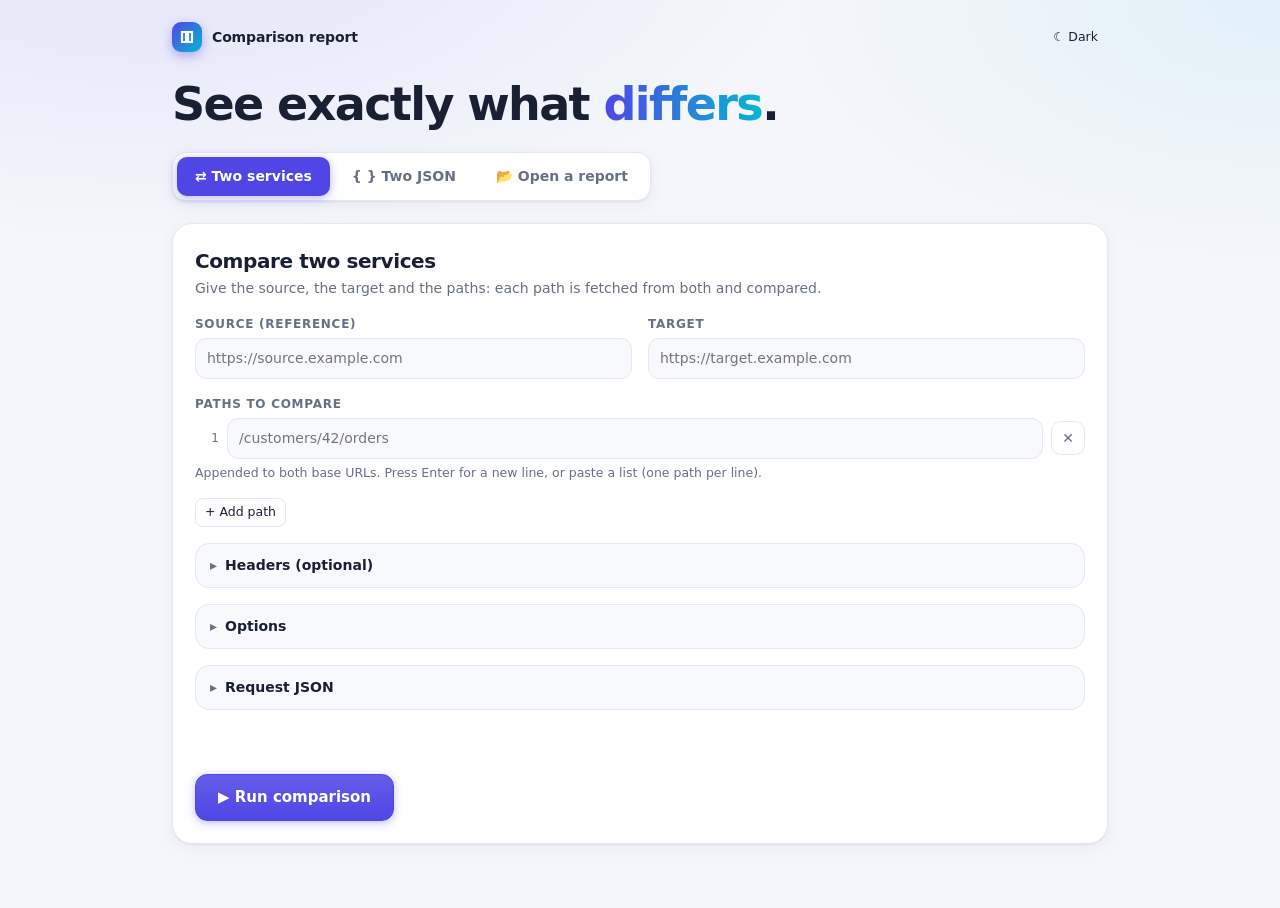
<file: src/main/resources/static/index.html>
<!doctype html>
<html lang="en">
<head>
  <meta charset="utf-8">
  <meta name="viewport" content="width=device-width, initial-scale=1">
  <title>Comparison report viewer</title>
  <link rel="icon" href="data:image/svg+xml,%3Csvg xmlns='http://www.w3.org/2000/svg' viewBox='0 0 32 32'%3E%3Crect width='32' height='32' rx='8' fill='%234f46e5'/%3E%3Cpath d='M9 10h6v12H9zM17 10h6v12h-6z' fill='none' stroke='white' stroke-width='2'/%3E%3C/svg%3E">
  <link rel="stylesheet" href="css/report.css">
</head>
<body>
  <div id="app"></div>
  <noscript>This viewer needs JavaScript.</noscript>
  <script src="js/jsonview.js"></script>
  <script src="js/sample.js"></script>
  <script src="js/app.js"></script>
</body>
</html>
</file>
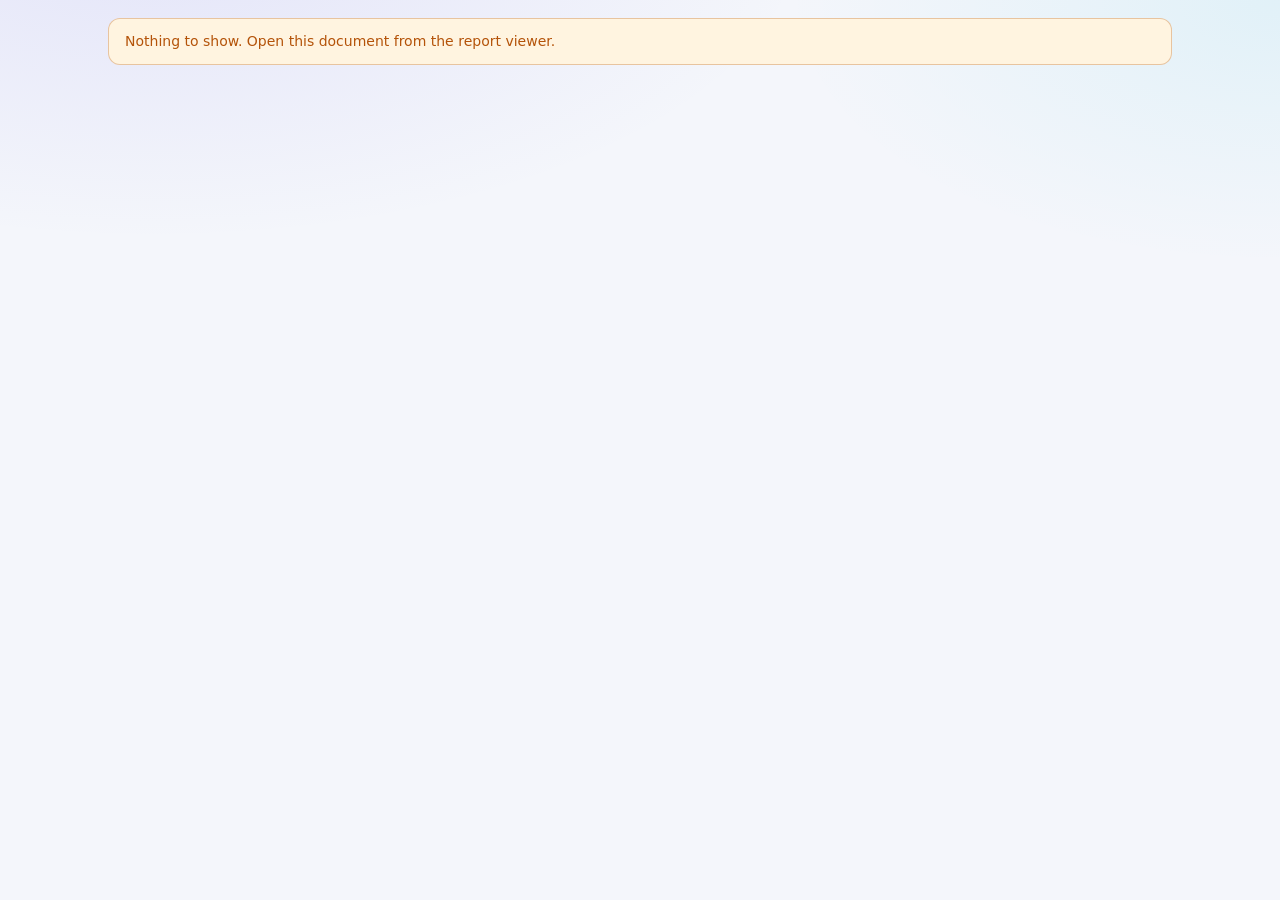
<file: src/main/resources/static/doc.html>
<!doctype html>
<html lang="en">
<head>
  <meta charset="utf-8">
  <meta name="viewport" content="width=device-width, initial-scale=1">
  <title>JSON document</title>
  <link rel="icon" href="data:image/svg+xml,%3Csvg xmlns='http://www.w3.org/2000/svg' viewBox='0 0 32 32'%3E%3Crect width='32' height='32' rx='8' fill='%234f46e5'/%3E%3Cpath d='M9 10h6v12H9zM17 10h6v12h-6z' fill='none' stroke='white' stroke-width='2'/%3E%3C/svg%3E">
  <link rel="stylesheet" href="css/report.css">
</head>
<body class="docpage">
  <div id="app"></div>
  <noscript>This page needs JavaScript.</noscript>
  <script src="js/jsonview.js"></script>
  <script src="js/doc.js"></script>
</body>
</html>
</file>
<file: src/main/resources/static/css/report.css>
/* Comparison report viewer — plain CSS, light and dark themes */
:root {
  --bg: #f4f6fb; --panel: #ffffff; --panel-2: #f8f9fc; --text: #1a2033; --muted: #667085; --border: #e3e7ef;
  --accent: #4f46e5; --accent-soft: #eef0ff;
  --ok: #15803d; --ok-bg: #e8f7ee; --warn: #b45309; --warn-bg: #fff4e0; --bad: #b91c1c; --bad-bg: #fdeaea;
  --info: #1d4ed8; --info-bg: #e8f0ff; --violet: #6d28d9; --violet-bg: #f1eaff;
  --hl-del: rgba(220, 38, 38, .13); --hl-del-strong: rgba(220, 38, 38, .24); --hl-del-edge: #dc2626;
  --hl-add: rgba(22, 163, 74, .13); --hl-add-strong: rgba(22, 163, 74, .24); --hl-add-edge: #16a34a;
  --hl-chg: rgba(217, 119, 6, .15); --hl-chg-strong: rgba(217, 119, 6, .28); --hl-chg-edge: #d97706;
  --code-key: #7c3aed; --code-str: #0f766e; --code-num: #b45309; --code-bool: #be185d; --code-null: #64748b;
  --shadow: 0 1px 2px rgba(16, 24, 40, .06), 0 4px 16px rgba(16, 24, 40, .05);
  --radius: 16px;
  --mono: ui-monospace, "SF Mono", "Cascadia Code", Menlo, Consolas, "Liberation Mono", monospace;
  color-scheme: light;
}
:root[data-theme="dark"] {
  --bg: #0e1220; --panel: #161b2e; --panel-2: #1b2136; --text: #e6e9f5; --muted: #94a0b8; --border: #2a3150;
  --accent: #8b87ff; --accent-soft: #23284a;
  --ok: #4ade80; --ok-bg: #12301f; --warn: #fbbf24; --warn-bg: #36280d; --bad: #f87171; --bad-bg: #3a1618;
  --info: #7aa7ff; --info-bg: #15264d; --violet: #c4a1ff; --violet-bg: #2a1d4d;
  --hl-del: rgba(248, 113, 113, .15); --hl-del-strong: rgba(248, 113, 113, .3);
  --hl-add: rgba(74, 222, 128, .13); --hl-add-strong: rgba(74, 222, 128, .26);
  --hl-chg: rgba(251, 191, 36, .14); --hl-chg-strong: rgba(251, 191, 36, .28);
  --code-key: #c4a1ff; --code-str: #5eead4; --code-num: #fbbf24; --code-bool: #f9a8d4; --code-null: #94a3b8;
  --shadow: 0 1px 2px rgba(0, 0, 0, .4), 0 4px 16px rgba(0, 0, 0, .25);
  color-scheme: dark;
}
@media (prefers-color-scheme: dark) {
  :root:not([data-theme="light"]) {
    --bg: #0e1220; --panel: #161b2e; --panel-2: #1b2136; --text: #e6e9f5; --muted: #94a0b8; --border: #2a3150;
    --accent: #8b87ff; --accent-soft: #23284a;
    --ok: #4ade80; --ok-bg: #12301f; --warn: #fbbf24; --warn-bg: #36280d; --bad: #f87171; --bad-bg: #3a1618;
    --info: #7aa7ff; --info-bg: #15264d; --violet: #c4a1ff; --violet-bg: #2a1d4d;
    --hl-del: rgba(248, 113, 113, .15); --hl-del-strong: rgba(248, 113, 113, .3);
    --hl-add: rgba(74, 222, 128, .13); --hl-add-strong: rgba(74, 222, 128, .26);
    --hl-chg: rgba(251, 191, 36, .14); --hl-chg-strong: rgba(251, 191, 36, .28);
    --code-key: #c4a1ff; --code-str: #5eead4; --code-num: #fbbf24; --code-bool: #f9a8d4; --code-null: #94a3b8;
    --shadow: 0 1px 2px rgba(0, 0, 0, .4), 0 4px 16px rgba(0, 0, 0, .25);
    color-scheme: dark;
  }
}

* { box-sizing: border-box; }
html, body { margin: 0; height: 100%; }
body {
  background: radial-gradient(1100px 520px at 12% -8%, color-mix(in srgb, var(--accent) 10%, transparent), transparent 60%),
              radial-gradient(900px 480px at 100% 0%, color-mix(in srgb, #06b6d4 8%, transparent), transparent 55%), var(--bg);
  background-attachment: fixed; color: var(--text); font: 14px/1.5 system-ui, -apple-system, "Segoe UI", Roboto, sans-serif;
  -webkit-font-smoothing: antialiased;
}
button, input, select, textarea { font: inherit; color: inherit; }
button { cursor: pointer; }
a { color: var(--accent); }
code, pre, .mono { font-family: var(--mono); }
.sr-only { position: absolute; width: 1px; height: 1px; overflow: hidden; clip: rect(0 0 0 0); white-space: nowrap; }

/* ---------- shell ---------- */
.app { display: flex; flex-direction: column; min-height: 100vh; }
.topbar {
  display: flex; align-items: center; gap: 12px; padding: 10px 22px; background: color-mix(in srgb, var(--panel) 82%, transparent);
  backdrop-filter: saturate(1.4) blur(14px); -webkit-backdrop-filter: saturate(1.4) blur(14px);
  border-bottom: 1px solid var(--border); position: sticky; top: 0; z-index: 20;
}
.brand { display: flex; align-items: center; gap: 10px; font-weight: 700; letter-spacing: -.01em; text-decoration: none; color: var(--text); }
.brand-mark { width: 30px; height: 30px; border-radius: 9px; background: linear-gradient(135deg, var(--accent), #06b6d4); box-shadow: 0 4px 12px color-mix(in srgb, var(--accent) 40%, transparent); display: grid; place-items: center; }
.brand-mark svg { width: 16px; height: 16px; stroke: #fff; fill: none; stroke-width: 2.2; }
.topbar .spacer { flex: 1; }
.report-name { color: var(--muted); font-size: 13px; max-width: 40ch; overflow: hidden; text-overflow: ellipsis; white-space: nowrap; }
.btn {
  display: inline-flex; align-items: center; gap: 6px; padding: 7px 12px; border-radius: 10px; border: 1px solid var(--border);
  background: var(--panel); color: var(--text); font-weight: 500; text-decoration: none;
}
.btn:hover { background: var(--panel-2); border-color: color-mix(in srgb, var(--accent) 40%, var(--border)); }
.btn.primary { background: linear-gradient(180deg, color-mix(in srgb, var(--accent) 88%, #fff), var(--accent)); border-color: var(--accent); color: #fff; box-shadow: 0 2px 8px color-mix(in srgb, var(--accent) 35%, transparent); }
.btn.primary:hover { filter: brightness(1.07); background: var(--accent); }
.btn { transition: background .15s, border-color .15s, box-shadow .15s, transform .05s; }
.btn:active { transform: translateY(1px); }
.btn:focus-visible, .seg-btn:focus-visible, .chip:focus-visible, .editor:focus-visible, .select:focus-visible, .input:focus-visible, .search:focus-visible { outline: 3px solid color-mix(in srgb, var(--accent) 45%, transparent); outline-offset: 1px; }
.btn.ghost { border-color: transparent; background: transparent; }
.btn.small { padding: 4px 9px; font-size: 12.5px; border-radius: 8px; }
.btn:disabled { opacity: .45; cursor: default; }
.layout { display: grid; grid-template-columns: 300px minmax(0, 1fr); gap: 20px; padding: 20px; flex: 1; align-items: start; }
.sidebar {
  position: sticky; top: 68px; max-height: calc(100vh - 88px); display: flex; flex-direction: column;
  background: var(--panel); border: 1px solid var(--border); border-radius: var(--radius); box-shadow: var(--shadow); overflow: hidden;
}
.sidebar-head { padding: 12px; border-bottom: 1px solid var(--border); display: grid; gap: 8px; }
.nav-overview { display: flex; align-items: center; gap: 8px; padding: 8px 10px; border-radius: 10px; text-decoration: none; color: var(--text); font-weight: 600; }
.nav-overview:hover, .nav-overview.active { background: var(--accent-soft); color: var(--accent); }
.search { width: 100%; padding: 7px 10px; border-radius: 9px; border: 1px solid var(--border); background: var(--panel-2); }
.chips { display: flex; flex-wrap: wrap; gap: 6px; }
.chip {
  border: 1px solid var(--border); background: var(--panel-2); border-radius: 999px; padding: 2px 10px; font-size: 12px; color: var(--muted);
}
.chip.on { background: var(--accent-soft); color: var(--accent); border-color: color-mix(in srgb, var(--accent) 45%, var(--border)); font-weight: 600; }
.path-list { overflow: auto; padding: 6px; display: grid; gap: 2px; align-content: start; }
.path-item {
  display: grid; grid-template-columns: 10px 1fr auto; gap: 9px; align-items: center; padding: 8px 10px; border-radius: 10px;
  text-decoration: none; color: var(--text);
}
.path-item:hover { background: var(--panel-2); }
.path-item.active { background: var(--accent-soft); }
.path-item .p { overflow: hidden; text-overflow: ellipsis; white-space: nowrap; font-family: var(--mono); font-size: 12.5px; }
.dot { width: 9px; height: 9px; border-radius: 50%; background: var(--muted); }
.dot.IDENTICAL { background: var(--ok); } .dot.DIFFERENT { background: var(--warn); } .dot.ERROR { background: var(--bad); }
.count { font-size: 11.5px; font-weight: 700; padding: 1px 7px; border-radius: 999px; background: var(--warn-bg); color: var(--warn); }
.count.zero { background: var(--ok-bg); color: var(--ok); }
.count.err { background: var(--bad-bg); color: var(--bad); }
.main { min-width: 0; display: grid; gap: 18px; }

/* ---------- cards ---------- */
.card { background: var(--panel); border: 1px solid var(--border); border-radius: var(--radius); box-shadow: var(--shadow); }
.tile { transition: transform .15s, box-shadow .15s; }
.tile:hover { transform: translateY(-2px); }
.tile { position: relative; overflow: hidden; }
.tile::before { content: ''; position: absolute; inset: 0 auto 0 0; width: 4px; background: var(--muted); opacity: .5; }
.tile.ok::before { background: var(--ok); opacity: 1; } .tile.warn::before { background: var(--warn); opacity: 1; } .tile.bad::before { background: var(--bad); opacity: 1; }
.card-pad { padding: 18px 20px; }
.card h2, .card h3 { margin: 0 0 10px; letter-spacing: -.01em; }
.page-title { display: flex; align-items: center; gap: 12px; flex-wrap: wrap; }
.page-title h1 { font-size: 20px; margin: 0; font-family: var(--mono); font-weight: 600; word-break: break-all; }
.sub { color: var(--muted); }
.badge { display: inline-flex; align-items: center; gap: 6px; font-size: 12px; font-weight: 700; padding: 3px 10px; border-radius: 999px; letter-spacing: .02em; }
.badge.IDENTICAL { background: var(--ok-bg); color: var(--ok); }
.badge.DIFFERENT { background: var(--warn-bg); color: var(--warn); }
.badge.ERROR { background: var(--bad-bg); color: var(--bad); }
.badge.MISSING_IN_TARGET { background: var(--bad-bg); color: var(--bad); }
.badge.MISSING_IN_SOURCE { background: var(--ok-bg); color: var(--ok); }
.badge.VALUE_MISMATCH { background: var(--warn-bg); color: var(--warn); }
.badge.TYPE_MISMATCH { background: var(--violet-bg); color: var(--violet); }
.badge.STATUS_MISMATCH { background: var(--info-bg); color: var(--info); }

.tiles { display: grid; grid-template-columns: repeat(4, minmax(0, 1fr)); gap: 14px; }
.tile { padding: 16px 18px; border-radius: var(--radius); border: 1px solid var(--border); background: var(--panel); box-shadow: var(--shadow); }
.tile .n { font-size: 30px; font-weight: 750; letter-spacing: -.02em; line-height: 1.1; }
.tile .l { color: var(--muted); font-size: 12.5px; text-transform: uppercase; letter-spacing: .06em; font-weight: 600; }
.tile.ok .n { color: var(--ok); } .tile.warn .n { color: var(--warn); } .tile.bad .n { color: var(--bad); }
.overview-grid { display: grid; grid-template-columns: 220px minmax(0, 1fr); gap: 20px; align-items: center; }
.donut { width: 180px; height: 180px; border-radius: 50%; display: grid; place-items: center; margin: auto; }
.donut > div { width: 118px; height: 118px; border-radius: 50%; background: var(--panel); display: grid; place-items: center; text-align: center; }
.donut b { font-size: 26px; line-height: 1; display: block; }
.donut span { font-size: 11.5px; color: var(--muted); text-transform: uppercase; letter-spacing: .06em; }
.legend { display: grid; gap: 8px; }
.legend-row { display: grid; grid-template-columns: 12px 1fr auto; gap: 10px; align-items: center; }
.legend-row .sw { width: 12px; height: 12px; border-radius: 4px; }
.bar { height: 10px; border-radius: 999px; background: var(--panel-2); overflow: hidden; display: flex; border: 1px solid var(--border); }
.bar > i { display: block; height: 100%; }
.opts { display: flex; flex-wrap: wrap; gap: 8px; margin-top: 4px; }
.opt { font-size: 12px; padding: 3px 10px; border-radius: 8px; background: var(--panel-2); border: 1px solid var(--border); }
.opt b { color: var(--muted); font-weight: 600; margin-right: 6px; }

table.paths { width: 100%; border-collapse: collapse; }
table.paths th { text-align: left; font-size: 11.5px; text-transform: uppercase; letter-spacing: .06em; color: var(--muted); padding: 8px 12px; border-bottom: 1px solid var(--border); }
table.paths td { padding: 11px 12px; border-bottom: 1px solid var(--border); vertical-align: middle; }
table.paths tr:last-child td { border-bottom: 0; }
table.paths tbody tr { cursor: pointer; }
table.paths tbody tr:hover { background: var(--panel-2); }
td.pathcell { font-family: var(--mono); font-size: 13px; word-break: break-all; }
.mini-types { display: flex; flex-wrap: wrap; gap: 5px; }
.mini-types .badge { font-size: 11px; padding: 1px 8px; }
.toolbar { display: flex; flex-wrap: wrap; gap: 10px; align-items: center; }
.toolbar .grow { flex: 1; }

/* ---------- path page ---------- */
.tabs { display: flex; gap: 4px; padding: 0 12px; border-bottom: 1px solid var(--border); overflow-x: auto; }
.tab {
  padding: 11px 14px; text-decoration: none; color: var(--muted); font-weight: 600; border-bottom: 2px solid transparent; white-space: nowrap;
}
.tab:hover { color: var(--text); }
.tab.active { color: var(--accent); border-bottom-color: var(--accent); }
.tab .n { margin-left: 6px; font-size: 11.5px; padding: 1px 7px; border-radius: 999px; background: var(--panel-2); color: var(--muted); }
.tab.active .n { background: var(--accent-soft); color: var(--accent); }
.pager { display: flex; gap: 6px; margin-left: auto; }
.banner { padding: 12px 16px; border-radius: 12px; border: 1px solid; display: flex; gap: 10px; align-items: flex-start; }
.banner.err { background: var(--bad-bg); color: var(--bad); border-color: color-mix(in srgb, var(--bad) 30%, transparent); }
.banner.ok { background: var(--ok-bg); color: var(--ok); border-color: color-mix(in srgb, var(--ok) 30%, transparent); }
.banner.info { background: var(--info-bg); color: var(--info); border-color: color-mix(in srgb, var(--info) 30%, transparent); }
.banner.warn { background: var(--warn-bg); color: var(--warn); border-color: color-mix(in srgb, var(--warn) 30%, transparent); }
.banner b { font-weight: 700; }

/* difference cards */
.diff-list { display: grid; gap: 12px; padding: 16px 20px 20px; }
.diff {
  border: 1px solid var(--border); border-radius: 12px; background: var(--panel-2); overflow: hidden;
  border-left: 4px solid var(--hl-chg-edge);
}
.diff.MISSING_IN_TARGET { border-left-color: var(--hl-del-edge); }
.diff.MISSING_IN_SOURCE { border-left-color: var(--hl-add-edge); }
.diff.TYPE_MISMATCH { border-left-color: var(--violet); }
.diff.STATUS_MISMATCH { border-left-color: var(--info); }
.diff-head { display: flex; flex-wrap: wrap; align-items: center; gap: 10px; padding: 10px 14px; }
.loc { font-family: var(--mono); font-size: 13px; word-break: break-all; flex: 1; min-width: 200px; }
.loc .seg { color: var(--muted); }
.loc .el { background: var(--accent-soft); color: var(--accent); border-radius: 6px; padding: 0 5px; font-weight: 600; }
.loc .leaf { color: var(--text); font-weight: 700; }
.diff-body { display: grid; grid-template-columns: 1fr 1fr; gap: 1px; background: var(--border); border-top: 1px solid var(--border); }
.side { background: var(--panel); padding: 10px 14px; min-width: 0; }
.side h4 { margin: 0 0 6px; font-size: 11px; text-transform: uppercase; letter-spacing: .08em; color: var(--muted); }
.side pre { margin: 0; white-space: pre-wrap; word-break: break-word; font-size: 12.5px; max-height: 220px; overflow: auto; }
.side.missing pre { color: var(--muted); font-style: italic; }
.side.src pre .x { background: var(--hl-del-strong); border-radius: 3px; }
.side.tgt pre .x { background: var(--hl-add-strong); border-radius: 3px; }
.diff-foot { display: flex; align-items: center; gap: 10px; padding: 8px 14px; border-top: 1px solid var(--border); color: var(--muted); font-size: 12.5px; }
.diff-foot .msg { flex: 1; min-width: 0; word-break: break-word; }
.empty { padding: 40px 20px; text-align: center; color: var(--muted); }
.empty .big { font-size: 36px; }

/* ---------- side by side ---------- */
.sbs-bar { display: flex; flex-wrap: wrap; align-items: center; gap: 10px; padding: 12px 20px; border-bottom: 1px solid var(--border); }
.legend-inline { display: flex; gap: 12px; flex-wrap: wrap; color: var(--muted); font-size: 12.5px; }
.legend-inline i { display: inline-block; width: 12px; height: 12px; border-radius: 4px; margin-right: 5px; vertical-align: -2px; }
.nav-diff { display: flex; align-items: center; gap: 8px; margin-left: auto; }
.sbs { display: grid; grid-template-columns: 1fr 1fr; gap: 1px; background: var(--border); border-radius: 0 0 var(--radius) var(--radius); overflow: hidden; }
.pane { background: var(--panel); min-width: 0; display: flex; flex-direction: column; }
.pane-title { padding: 8px 14px; font-weight: 700; font-size: 12px; text-transform: uppercase; letter-spacing: .08em; color: var(--muted); background: var(--panel-2); border-bottom: 1px solid var(--border); display: flex; justify-content: space-between; }
.code { position: relative; overflow: auto; max-height: 70vh; font-family: var(--mono); font-size: 12.5px; line-height: 1.6; padding: 6px 0; }
.code.tall { max-height: none; }
.line { display: flex; min-width: max-content; border-left: 3px solid transparent; }
.line .no { flex: 0 0 auto; width: 46px; text-align: right; padding-right: 8px; color: var(--muted); user-select: none; opacity: .7; }
.line .mk { flex: 0 0 18px; text-align: center; font-weight: 800; user-select: none; }
.line .tx { white-space: pre; padding-right: 20px; }
.line .k { color: var(--code-key); }
.line .string { color: var(--code-str); } .line .number { color: var(--code-num); }
.line .boolean { color: var(--code-bool); } .line .null { color: var(--code-null); font-style: italic; } .line .punct { color: var(--muted); }
.line.hl-del.inh { background: var(--hl-del); } .line.hl-del.direct { background: var(--hl-del-strong); border-left-color: var(--hl-del-edge); }
.line.hl-add.inh { background: var(--hl-add); } .line.hl-add.direct { background: var(--hl-add-strong); border-left-color: var(--hl-add-edge); }
.line.hl-chg.inh { background: var(--hl-chg); } .line.hl-chg.direct { background: var(--hl-chg-strong); border-left-color: var(--hl-chg-edge); }
.line.hl-del .mk { color: var(--hl-del-edge); } .line.hl-add .mk { color: var(--hl-add-edge); } .line.hl-chg .mk { color: var(--hl-chg-edge); }
.line.direct { cursor: pointer; }
.line.active { outline: 2px solid var(--accent); outline-offset: -2px; }
.raw { margin: 0; padding: 16px 20px; overflow: auto; max-height: 70vh; font-size: 12.5px; }
.attach { display: grid; gap: 12px; padding: 24px 20px; }
.attach-row { display: flex; flex-wrap: wrap; gap: 10px; align-items: center; }
.attach label { font-weight: 600; min-width: 70px; }
.spinner { width: 22px; height: 22px; border-radius: 50%; border: 3px solid var(--border); border-top-color: var(--accent); animation: spin .8s linear infinite; margin: 30px auto; }
@keyframes spin { to { transform: rotate(360deg); } }

/* ---------- start page ---------- */
.landing { max-width: 980px; margin: 0 auto; padding: 22px 22px 64px; display: grid; gap: 22px; width: 100%; }
.landing-top { display: flex; align-items: center; gap: 10px; }
.hero { padding: 18px 0 4px; }
.hero h1 { font-size: clamp(30px, 5vw, 46px); letter-spacing: -.035em; line-height: 1.08; margin: 0 0 12px; }
.hero h1 .grad { background: linear-gradient(90deg, var(--accent), #06b6d4); -webkit-background-clip: text; background-clip: text; color: transparent; }
.hero p { margin: 0; color: var(--muted); font-size: 16px; max-width: 64ch; }
.seg { display: inline-flex; padding: 4px; gap: 4px; background: var(--panel); border: 1px solid var(--border); border-radius: 14px; box-shadow: var(--shadow); width: max-content; max-width: 100%; }
.seg-btn { border: 0; background: transparent; padding: 9px 18px; border-radius: 10px; font-weight: 650; color: var(--muted); white-space: nowrap; transition: background .15s, color .15s; }
.seg-btn:hover { color: var(--text); }
.seg-btn.on { background: var(--accent); color: #fff; box-shadow: 0 2px 10px color-mix(in srgb, var(--accent) 40%, transparent); }
.panel { background: var(--panel); border: 1px solid var(--border); border-radius: 20px; box-shadow: var(--shadow); padding: 22px; display: grid; gap: 16px; animation: rise .25s ease both; }
@keyframes rise { from { opacity: 0; transform: translateY(8px); } to { opacity: 1; transform: none; } }
.panel-head { display: flex; gap: 14px; justify-content: space-between; align-items: flex-start; flex-wrap: wrap; }
.panel h2 { margin: 0 0 2px; font-size: 20px; letter-spacing: -.02em; }
.panel h3 { margin: 0 0 8px; font-size: 13px; text-transform: uppercase; letter-spacing: .07em; color: var(--muted); }
.panel .sub { margin: 0; }
.editor {
  width: 100%; min-height: 260px; resize: vertical; padding: 14px 16px; border-radius: 14px; border: 1px solid var(--border);
  background: var(--panel-2); font-family: var(--mono); font-size: 13px; line-height: 1.6; tab-size: 2; color: var(--text);
}
.editor.short { min-height: 130px; }
.editor::placeholder { color: color-mix(in srgb, var(--muted) 70%, transparent); }
.form-status { font-size: 13px; min-height: 20px; color: var(--muted); font-family: var(--mono); word-break: break-all; }
.form-status.ok { color: var(--ok); } .form-status.bad { color: var(--bad); }
.form-grid { display: grid; grid-template-columns: repeat(4, minmax(0, 1fr)); gap: 12px; }
.field { display: grid; gap: 5px; }
.field label { font-size: 12px; font-weight: 650; color: var(--muted); text-transform: uppercase; letter-spacing: .06em; }
.select, .input { width: 100%; padding: 9px 11px; border-radius: 11px; border: 1px solid var(--border); background: var(--panel-2); }
.btn.big { padding: 11px 22px; font-size: 15px; font-weight: 650; border-radius: 12px; }
.btn.loading { position: relative; }
.btn.loading::before { content: ''; width: 14px; height: 14px; border-radius: 50%; border: 2px solid rgba(255, 255, 255, .45); border-top-color: #fff; animation: spin .7s linear infinite; }
.drop {
  border: 2px dashed color-mix(in srgb, var(--accent) 38%, var(--border)); border-radius: 18px; padding: 30px 20px; text-align: center;
  background: var(--panel-2); transition: background .15s, border-color .15s; display: grid; gap: 12px; justify-items: center;
}
.drop.over { background: var(--accent-soft); border-color: var(--accent); }
.drop-icon { width: 54px; height: 54px; border-radius: 16px; display: grid; place-items: center; font-size: 26px; background: var(--accent-soft); color: var(--accent); }
.drop-title { font-weight: 650; font-size: 16px; }
.split { display: grid; grid-template-columns: minmax(0, 1fr) minmax(0, 1.6fr); gap: 22px; }
.row { display: flex; gap: 10px; flex-wrap: wrap; align-items: center; }
.hint { font-size: 12.5px; color: var(--muted); }
.runs-slot { display: grid; gap: 8px; }
.drop-overlay { position: fixed; inset: 0; background: color-mix(in srgb, var(--accent) 16%, transparent); border: 4px dashed var(--accent); z-index: 100; display: none; place-items: center; font-size: 22px; font-weight: 700; color: var(--accent); pointer-events: none; }
.drop-overlay.show { display: grid; }
.toast { position: fixed; bottom: 20px; left: 50%; transform: translateX(-50%); background: var(--text); color: var(--bg); padding: 10px 16px; border-radius: 12px; z-index: 120; box-shadow: var(--shadow); max-width: 80vw; }

@media (max-width: 980px) {
  .layout { grid-template-columns: 1fr; }
  .sidebar { position: static; max-height: 320px; }
  .tiles { grid-template-columns: repeat(2, minmax(0, 1fr)); }
  .overview-grid { grid-template-columns: 1fr; }
  .form-grid { grid-template-columns: repeat(2, minmax(0, 1fr)); }
  .split { grid-template-columns: 1fr; }
  .sbs { grid-template-columns: 1fr; }
  .diff-body { grid-template-columns: 1fr; }
}
@media (max-width: 560px) {
  .form-grid { grid-template-columns: 1fr; }
  .seg { width: 100%; } .seg-btn { flex: 1; padding: 9px 8px; }
  .topbar { flex-wrap: wrap; }
}
@media (prefers-reduced-motion: reduce) { * { animation: none !important; transition: none !important; } }
@media print {
  .topbar, .sidebar, .tabs, .btn, .nav-diff { display: none !important; }
  .layout { display: block; padding: 0; }
  .code { max-height: none; }
}

/* ---------- start page forms ---------- */
.stack { display: grid; gap: 16px; }
.two { display: grid; grid-template-columns: repeat(2, minmax(0, 1fr)); gap: 16px; align-items: start; }
.field-err { color: var(--bad); font-size: 12.5px; font-weight: 600; }
.paths-list { display: grid; gap: 8px; }
.path-row { display: grid; grid-template-columns: 24px minmax(0, 1fr) 34px; gap: 8px; align-items: center; }
.path-no { color: var(--muted); font-size: 12px; text-align: right; font-variant-numeric: tabular-nums; }
.icon-btn { width: 34px; height: 34px; border-radius: 10px; border: 1px solid var(--border); background: var(--panel); color: var(--muted); }
.icon-btn:hover { color: var(--bad); border-color: color-mix(in srgb, var(--bad) 40%, var(--border)); background: var(--bad-bg); }
details.more { border: 1px solid var(--border); border-radius: 14px; background: var(--panel-2); padding: 0 14px; }
details.more > summary { cursor: pointer; padding: 11px 0; font-weight: 650; list-style: none; display: flex; align-items: center; gap: 8px; }
details.more > summary::before { content: '▸'; color: var(--muted); transition: transform .15s; }
details.more[open] > summary::before { transform: rotate(90deg); }
details.more[open] { padding-bottom: 14px; display: grid; gap: 12px; }
.kv { display: grid; gap: 8px; margin: 6px 0 8px; }
.kv-row { display: grid; grid-template-columns: minmax(0, 1fr) minmax(0, 1.2fr) 34px; gap: 8px; }
.kv-title { font-size: 12px; font-weight: 650; color: var(--muted); text-transform: uppercase; letter-spacing: .06em; }
.check { display: flex; align-items: center; gap: 8px; font-size: 13px; color: var(--muted); }
.code-preview { margin: 0; padding: 12px 14px; border-radius: 12px; background: var(--panel); border: 1px solid var(--border); font-size: 12.5px; overflow: auto; max-height: 220px; }
.editor.over { background: var(--accent-soft); border-color: var(--accent); }
.hero { padding: 6px 0 0; }
.hero h1 { margin-bottom: 0; }

/* ---------- mismatch total ---------- */
.nav-overview { justify-content: space-between; }
.hero-card { display: grid; gap: 14px; }
.mismatch-hero { display: flex; align-items: center; gap: 22px; flex-wrap: wrap; }
.mismatch-n { font-size: clamp(44px, 8vw, 68px); font-weight: 800; letter-spacing: -.04em; line-height: 1; padding: 6px 22px; border-radius: 18px; min-width: 96px; text-align: center; font-variant-numeric: tabular-nums; }
.hero-card.has .mismatch-n { background: var(--warn-bg); color: var(--warn); }
.hero-card.none .mismatch-n { background: var(--ok-bg); color: var(--ok); }
.mismatch-l { font-size: 22px; font-weight: 750; letter-spacing: -.02em; }
.topbar .badge { white-space: nowrap; }
@media (max-width: 760px) { .two { grid-template-columns: 1fr; } .kv-row { grid-template-columns: 1fr 1fr 34px; } }

/* ---------- small screens: nothing may push the page wider than the viewport ---------- */
.landing > *, .main > *, .panel > *, .stack > * { min-width: 0; }
.mismatch-hero > div { min-width: 0; }
@media (max-width: 560px) {
  .landing { padding: 16px 14px 48px; }
  .seg { width: 100%; }
  .seg-btn { flex: 1; min-width: 0; padding: 9px 4px; font-size: 13px; white-space: normal; line-height: 1.2; }
  .panel { padding: 16px; border-radius: 16px; }
  .layout { padding: 12px; }
  .mismatch-hero { gap: 14px; }
  .mismatch-n { min-width: 0; padding: 4px 16px; font-size: 44px; }
  .page-title .pager { margin-left: 0; width: 100%; }
  .page-title h1 { font-size: 17px; }
  .report-name { display: none; }
  .landing-top { flex-wrap: wrap; }
}
@media (max-width: 560px) { /* the table of paths becomes a list of cards */
  table.paths, table.paths tbody { display: block; }
  table.paths thead { display: none; }
  table.paths tr { display: grid; grid-template-columns: auto 1fr; gap: 4px 10px; padding: 12px 14px; border-bottom: 1px solid var(--border); }
  table.paths td { padding: 0; border: 0; min-width: 0; }
  table.paths td.pathcell { grid-column: 1 / -1; order: -1; }
  table.paths td:nth-child(4) { grid-column: 1 / -1; }
}
.stack > .btn, .stack > button { justify-self: start; }

/* ---------- source / target of a path, and the document tab ---------- */
.sources { display: grid; gap: 8px; margin-top: 14px; padding-top: 14px; border-top: 1px solid var(--border); }
.src-line { display: flex; align-items: center; gap: 10px; flex-wrap: wrap; min-width: 0; }
.src-line .badge { min-width: 64px; justify-content: center; }
.src-url { flex: 1; min-width: 120px; overflow: hidden; text-overflow: ellipsis; white-space: nowrap; font-size: 12.5px; padding: 4px 8px; border-radius: 8px; background: var(--panel-2); border: 1px solid var(--border); }
td.actioncell { text-align: right; white-space: nowrap; }
.docwrap { max-width: 1100px; margin: 0 auto; padding: 18px 18px 40px; display: grid; gap: 14px; }
.dochead { display: grid; gap: 12px; position: sticky; top: 0; z-index: 5; padding: 12px 0; background: color-mix(in srgb, var(--bg) 88%, transparent); backdrop-filter: blur(10px); }
.docmeta { display: flex; align-items: center; gap: 12px; flex-wrap: wrap; }
.docmeta h1 { margin: 0; font-size: 18px; font-family: var(--mono); font-weight: 600; word-break: break-all; }
.docurl { display: flex; align-items: center; gap: 8px; flex-wrap: wrap; min-width: 0; }
.docurl code { font-size: 12.5px; word-break: break-all; color: var(--muted); }
.docbar { display: flex; align-items: center; gap: 10px; flex-wrap: wrap; }
.docbar .search { max-width: 320px; }
.docbody { overflow: hidden; }
.docpage .code { max-height: none; }
@media (max-width: 560px) { .src-line .src-url { flex-basis: 100%; order: 3; } table.paths td.actioncell { grid-column: 1 / -1; text-align: left; } }

/* ---------- performance ---------- */
.time-chip { font-size: 12px; font-weight: 650; padding: 2px 9px; border-radius: 999px; background: var(--info-bg); color: var(--info); white-space: nowrap; font-variant-numeric: tabular-nums; }
.speed { font-size: 13px; padding: 8px 12px; border-radius: 10px; background: var(--panel-2); border: 1px solid var(--border); }
.speed.slow { background: var(--warn-bg); color: var(--warn); border-color: color-mix(in srgb, var(--warn) 30%, transparent); }
.speed.fast { background: var(--ok-bg); color: var(--ok); border-color: color-mix(in srgb, var(--ok) 30%, transparent); }
.perf-tiles { display: grid; grid-template-columns: repeat(4, minmax(0, 1fr)); gap: 12px; margin: 14px 0 6px; }
.perf-tile { padding: 12px 14px; border-radius: 14px; background: var(--panel-2); border: 1px solid var(--border); min-width: 0; }
.perf-tile .l { font-size: 11.5px; text-transform: uppercase; letter-spacing: .06em; color: var(--muted); font-weight: 650; }
.perf-tile .n { font-size: 24px; font-weight: 750; letter-spacing: -.02em; font-variant-numeric: tabular-nums; }
.perf-tile .sub { overflow: hidden; text-overflow: ellipsis; white-space: nowrap; font-size: 12px; }
.perf-tile.source .n { color: var(--info); } .perf-tile.target .n { color: var(--violet); }
.perf-sub { margin: 14px 0 8px; font-size: 12px; text-transform: uppercase; letter-spacing: .07em; color: var(--muted); }
.perf-bars { display: grid; gap: 8px; }
.perf-row { display: grid; gap: 4px; padding: 10px 12px; border-radius: 12px; border: 1px solid var(--border); text-decoration: none; color: var(--text); background: var(--panel); }
.perf-row:hover { background: var(--panel-2); }
.perf-head { display: flex; justify-content: space-between; gap: 10px; align-items: center; }
.perf-path { font-family: var(--mono); font-size: 12.5px; overflow: hidden; text-overflow: ellipsis; white-space: nowrap; }
.ratio { font-size: 11.5px; font-weight: 700; padding: 1px 8px; border-radius: 999px; white-space: nowrap; background: var(--panel-2); color: var(--muted); }
.ratio.slow { background: var(--warn-bg); color: var(--warn); } .ratio.fast { background: var(--ok-bg); color: var(--ok); }
.perf-bar-row { display: grid; grid-template-columns: 26px minmax(0, 1fr) 74px; gap: 8px; align-items: center; font-size: 12px; }
.perf-side { color: var(--muted); text-transform: uppercase; font-size: 10.5px; letter-spacing: .06em; }
.perf-track { height: 8px; border-radius: 999px; background: var(--panel-2); overflow: hidden; border: 1px solid var(--border); }
.perf-track i { display: block; height: 100%; border-radius: 999px; }
.perf-track i.source { background: var(--info); } .perf-track i.target { background: var(--violet); }
.perf-ms { text-align: right; font-variant-numeric: tabular-nums; color: var(--muted); }
td.timecell { white-space: nowrap; font-variant-numeric: tabular-nums; color: var(--muted); font-size: 13px; }
@media (max-width: 760px) { .perf-tiles { grid-template-columns: repeat(2, minmax(0, 1fr)); } }
@media (max-width: 560px) { table.paths td.timecell { grid-column: 1 / -1; } }

.blocked-notice { position: fixed; left: 50%; bottom: 20px; transform: translateX(-50%); z-index: 130; display: flex; align-items: center; gap: 10px; flex-wrap: wrap;
  max-width: min(92vw, 760px); padding: 12px 14px; border-radius: 14px; background: var(--panel); border: 1px solid var(--warn); box-shadow: var(--shadow); }
a.btn { text-decoration: none; }
</file>
